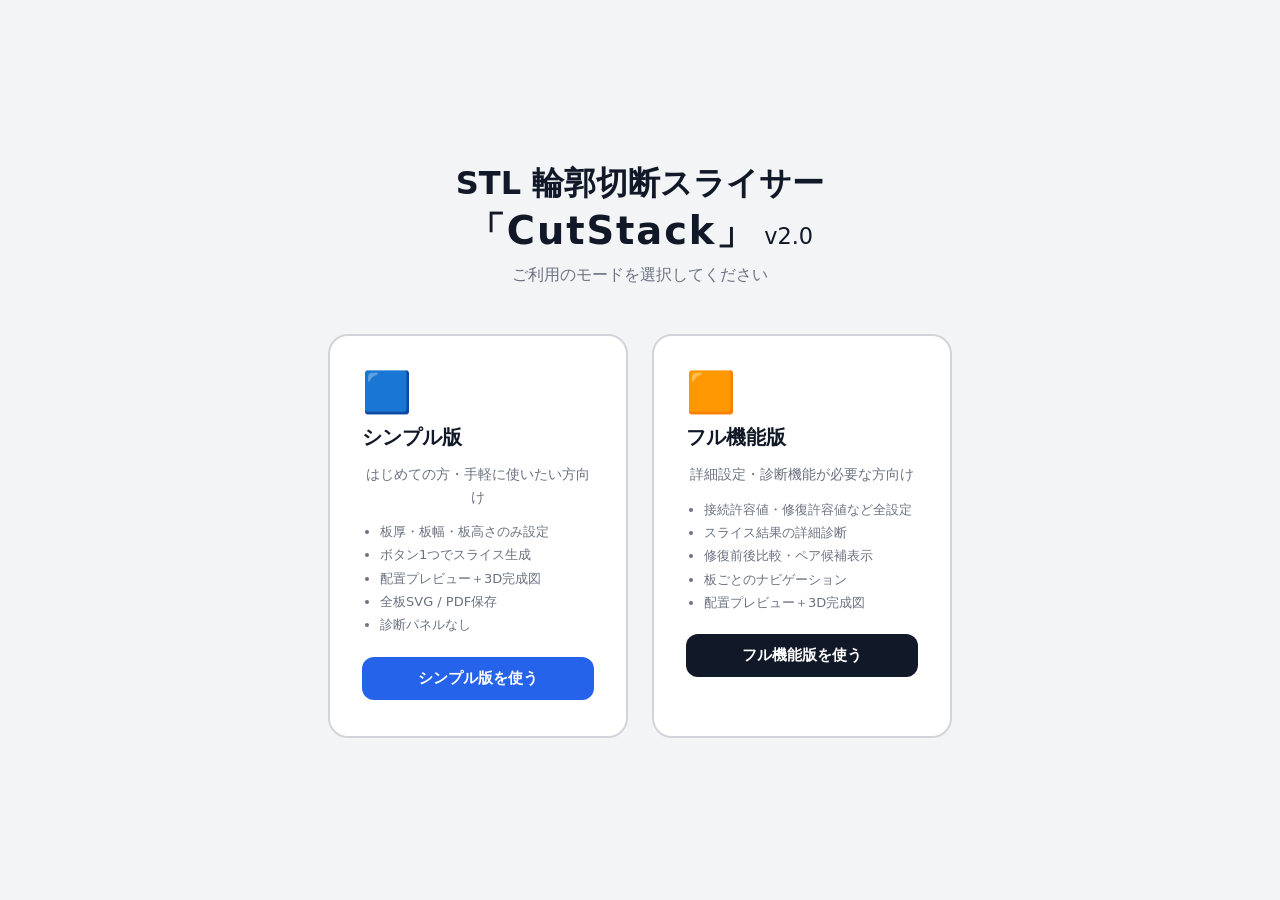
<file: index.html>
<!doctype html>
<!--
  STL 輪郭切断スライサー「CutStack」v2.0
  Copyright (c) 2026 Hiroyuki Muramatsu / Shinshu-u
  https://gijyutu.com/main/
  Released under the MIT License
-->
<html lang="ja">
<head>
  <meta charset="UTF-8" />
  <meta name="viewport" content="width=device-width, initial-scale=1.0" />
  <title>STL 輪郭切断スライサー「CutStack」v2.0</title>
  <link rel="stylesheet" href="styles.css" />
</head>
<body>
  <div class="mode-select-screen">
    <h1>STL 輪郭切断スライサー<br><span style="font-size:1.2em;letter-spacing:0.05em">「CutStack」</span><span style="font-size:0.7em;font-weight:400;margin-left:8px">v2.0</span></h1>
    <p>ご利用のモードを選択してください</p>
    <div class="mode-cards">

      <a href="simple.html" class="mode-card card-simple">
        <div class="card-icon">🟦</div>
        <h2>シンプル版</h2>
        <p>はじめての方・手軽に使いたい方向け</p>
        <ul>
          <li>板厚・板幅・板高さのみ設定</li>
          <li>ボタン1つでスライス生成</li>
          <li>配置プレビュー＋3D完成図</li>
          <li>全板SVG / PDF保存</li>
          <li>診断パネルなし</li>
        </ul>
        <div class="card-btn">シンプル版を使う</div>
      </a>

      <a href="full.html" class="mode-card card-full">
        <div class="card-icon">🟧</div>
        <h2>フル機能版</h2>
        <p>詳細設定・診断機能が必要な方向け</p>
        <ul>
          <li>接続許容値・修復許容値など全設定</li>
          <li>スライス結果の詳細診断</li>
          <li>修復前後比較・ペア候補表示</li>
          <li>板ごとのナビゲーション</li>
          <li>配置プレビュー＋3D完成図</li>
        </ul>
        <div class="card-btn">フル機能版を使う</div>
      </a>

    </div>
  </div>
</body>
</html>
</file>
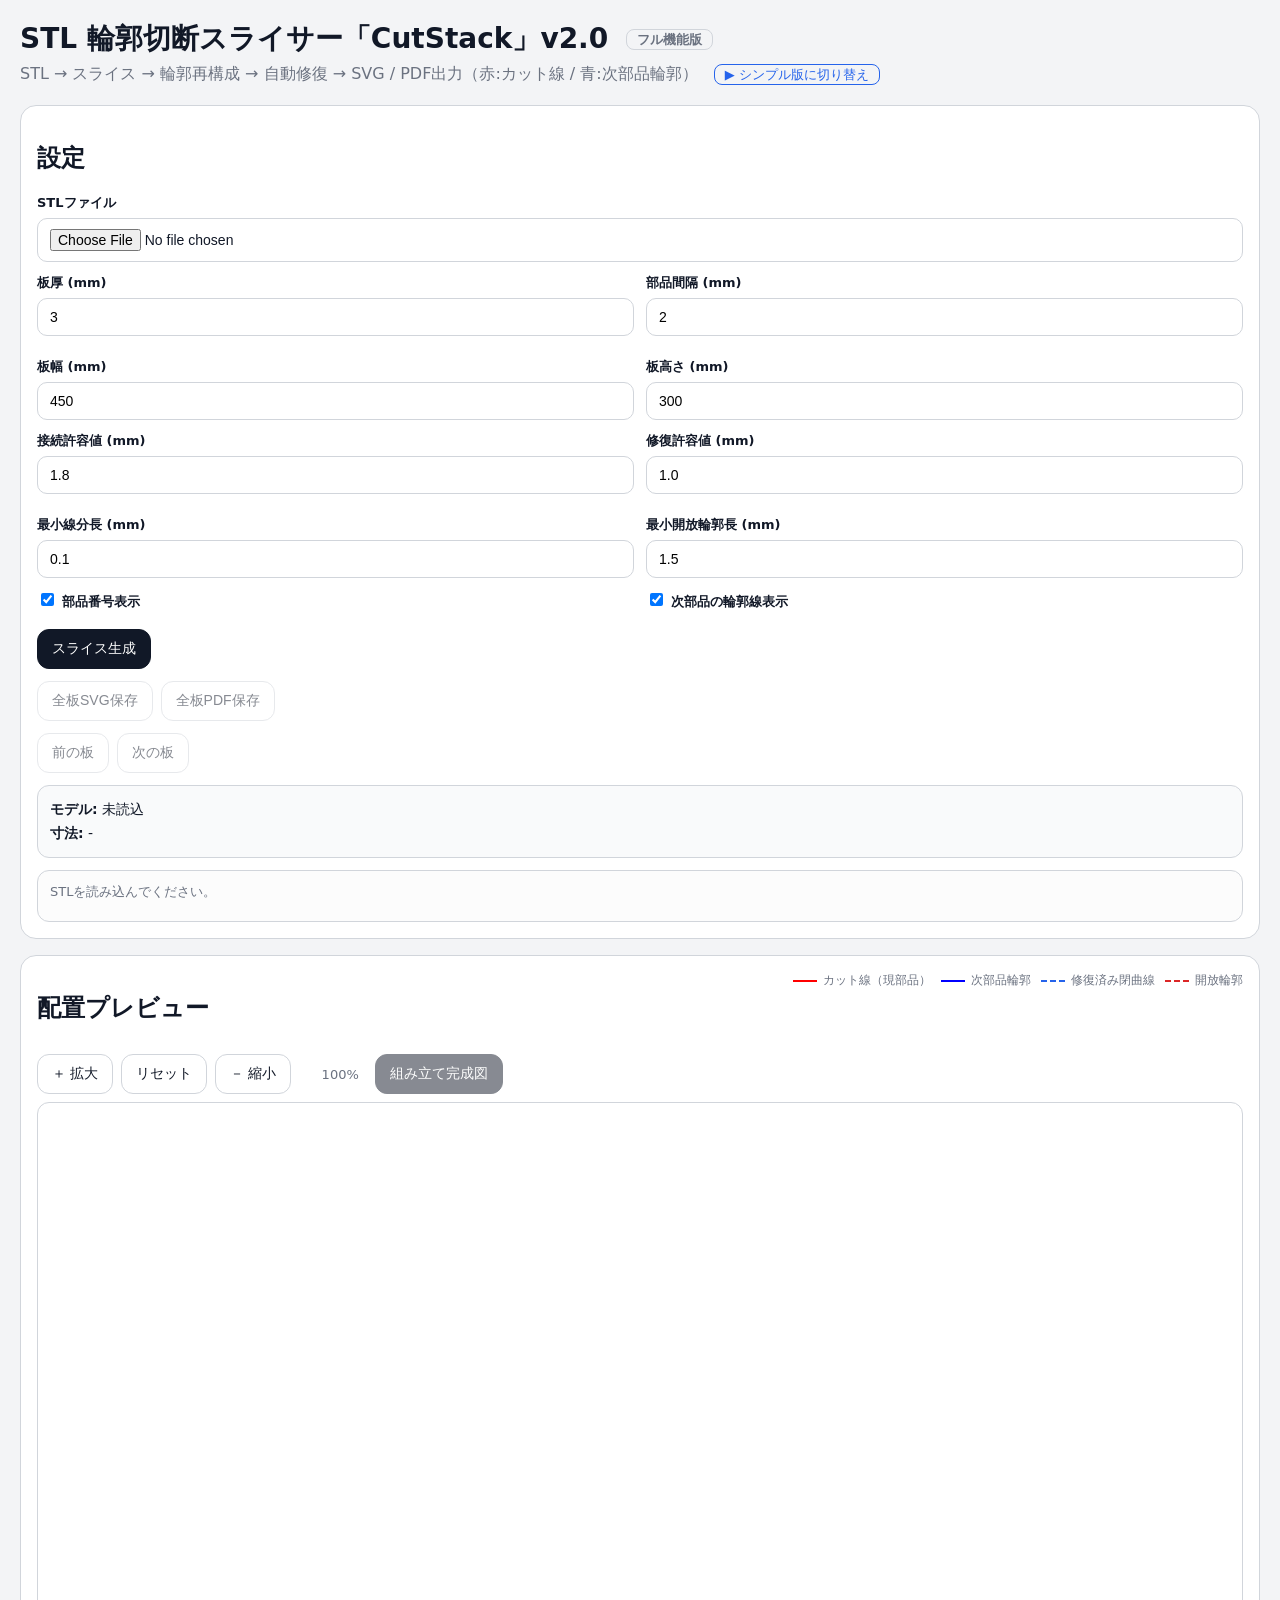
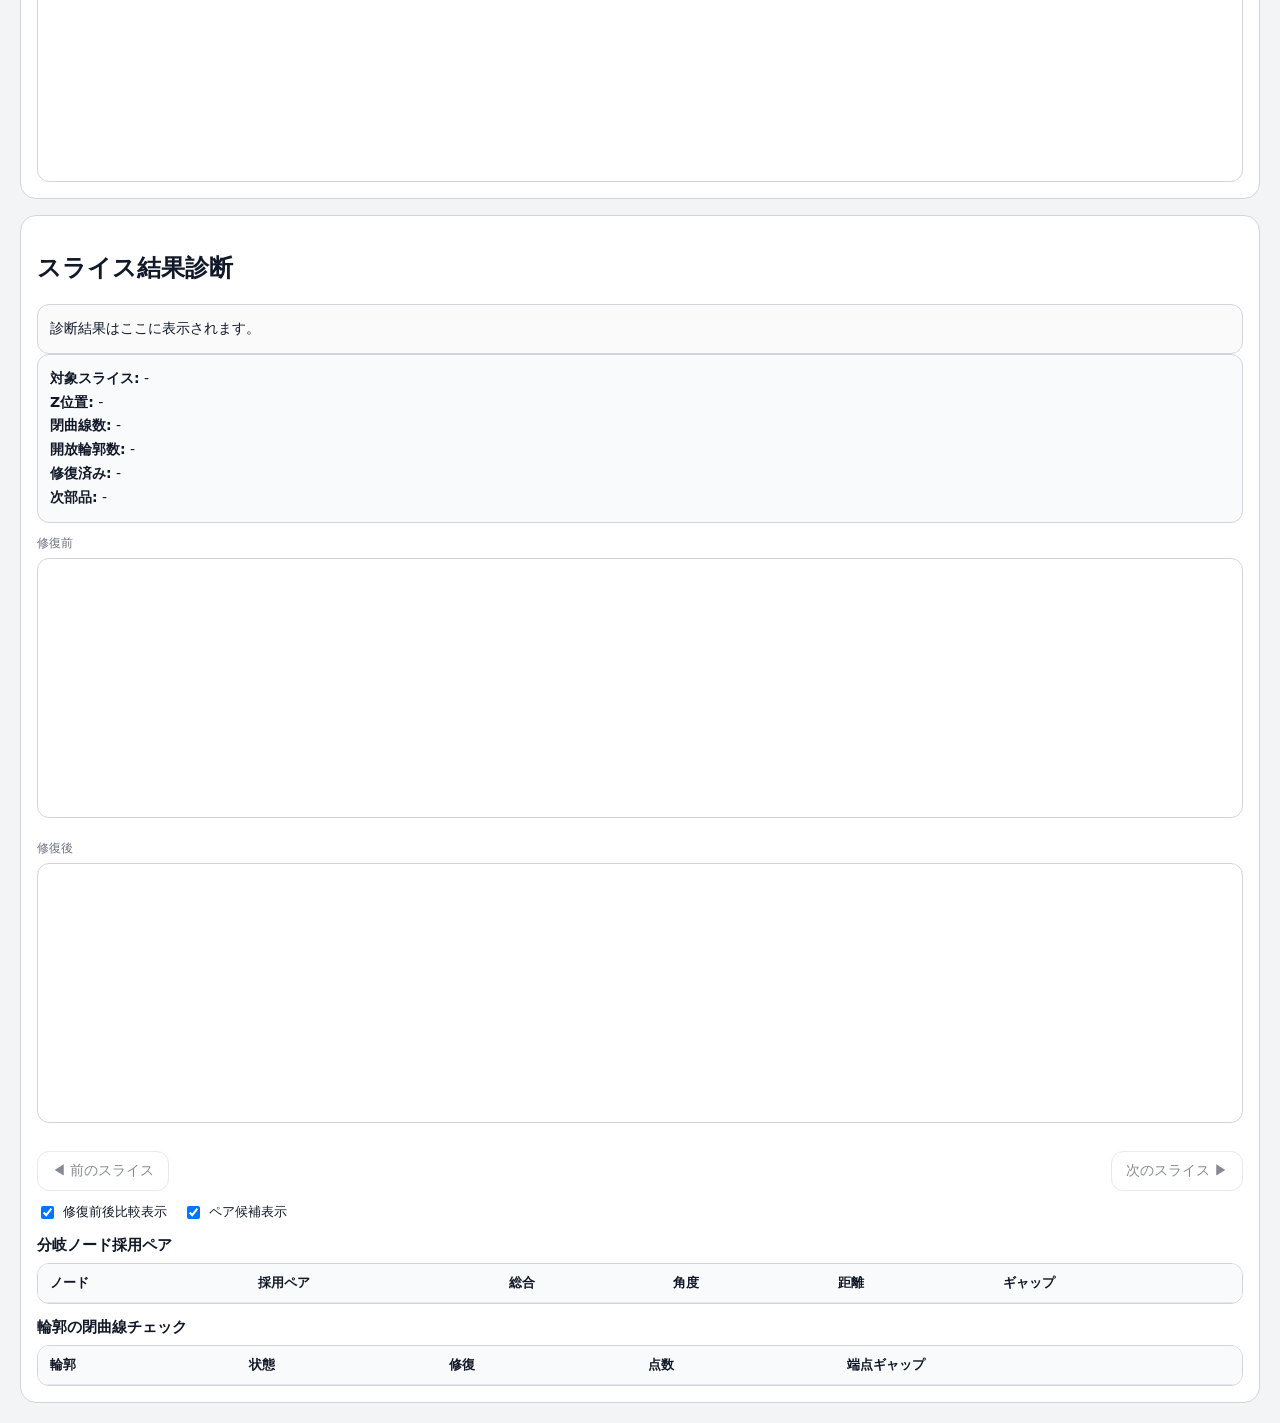
<file: full.html>
<!doctype html>
<!--
  STL 輪郭切断スライサー「CutStack」v2.0
  Copyright (c) 2026 Hiroyuki Muramatsu / Shinshu-u
  https://gijyutu.com/main/
  Released under the MIT License
-->
<html lang="ja">
<head>
  <meta charset="UTF-8" />
  <meta name="viewport" content="width=device-width, initial-scale=1.0" />
  <title>STL 輪郭切断スライサー「CutStack」v2.0</title>
  <link rel="stylesheet" href="styles.css" />
</head>
<body>
  <div class="app">
    <header class="header">
      <h1>STL 輪郭切断スライサー「CutStack」v2.0 <span class="mode-badge">フル機能版</span></h1>
      <p>STL → スライス → 輪郭再構成 → 自動修復 → SVG / PDF出力（赤:カット線 / 青:次部品輪郭）<a href="index.html" class="mode-switch-link">▶ シンプル版に切り替え</a></p>
    </header>

    <main class="layout">
      <aside class="panel controls">
        <h2>設定</h2>

        <div class="field">
          <label for="fileInput">STLファイル</label>
          <input id="fileInput" type="file" accept=".stl" />
        </div>

        <div class="field-grid">
          <div class="field"><label for="thicknessInput">板厚 (mm)</label><input id="thicknessInput" type="number" value="3" step="0.1" min="0.1" /></div>
          <div class="field"><label for="marginInput">部品間隔 (mm)</label><input id="marginInput" type="number" value="2" step="0.1" min="0" /></div>
          <div class="field"><label for="sheetWidthInput">板幅 (mm)</label><input id="sheetWidthInput" type="number" value="450" step="1" min="1" /></div>
          <div class="field"><label for="sheetHeightInput">板高さ (mm)</label><input id="sheetHeightInput" type="number" value="300" step="1" min="1" /></div>
        </div>

        <div class="field-grid">
          <div class="field"><label for="joinTolInput">接続許容値 (mm)</label><input id="joinTolInput" type="number" value="1.8" step="0.05" min="0.01" /></div>
          <div class="field"><label for="repairTolInput">修復許容値 (mm)</label><input id="repairTolInput" type="number" value="1.0" step="0.05" min="0" /></div>
          <div class="field"><label for="minSegLenInput">最小線分長 (mm)</label><input id="minSegLenInput" type="number" value="0.1" step="0.05" min="0" /></div>
          <div class="field"><label for="minOpenLenInput">最小開放輪郭長 (mm)</label><input id="minOpenLenInput" type="number" value="1.5" step="0.1" min="0" /></div>
        </div>

        <div class="field-grid">
          <div class="field"><label><input id="showLabelsToggle" type="checkbox" checked /> 部品番号表示</label></div>
          <div class="field"><label><input id="showNextOutlineToggle" type="checkbox" checked /> 次部品の輪郭線表示</label></div>
        </div>

        <div class="buttons">
          <button id="runButton">スライス生成</button>
        </div>

        <div class="buttons">
          <button id="saveAllButton" disabled>全板SVG保存</button>
          <button id="saveAllPdfButton" disabled>全板PDF保存</button>
        </div>

        <div class="buttons">
          <button id="prevSheetButton" disabled>前の板</button>
          <button id="nextSheetButton" disabled>次の板</button>
        </div>

        <div class="info-box">
          <div><strong>モデル:</strong> <span id="modelName">未読込</span></div>
          <div><strong>寸法:</strong> <span id="modelSize">-</span></div>
        </div>

        <div id="statusBox" class="status">STLを読み込んでください。</div>
      </aside>

      <section class="panel preview-panel">
        <div class="panel-header">
          <h2>配置プレビュー</h2>
          <div class="legend">
            <span class="legend-item"><span class="swatch swatch-red-solid"></span>カット線（現部品）</span>
            <span class="legend-item"><span class="swatch swatch-blue-solid"></span>次部品輪郭</span>
            <span class="legend-item"><span class="swatch swatch-blue-dash"></span>修復済み閉曲線</span>
            <span class="legend-item"><span class="swatch swatch-red-dash"></span>開放輪郭</span>
          </div>
        </div>
        <div class="zoom-controls">
          <button id="zoomInButton">＋ 拡大</button>
          <button id="zoomResetButton">リセット</button>
          <button id="zoomOutButton">－ 縮小</button>
          <span id="zoomLabel" class="zoom-label">100%</span>
          <button id="toggle3dButton" disabled class="btn-3d">組み立て完成図</button>
        </div>
        <div id="previewWrap" class="svg-wrap"></div>
        <div id="controls3d" style="display:none" class="zoom-controls">
          <button id="show3dLessButton">－ 部品を減らす</button>
          <span id="show3dLabel" class="zoom-label">全部品</span>
          <button id="show3dMoreButton">＋ 部品を増やす</button>
        </div>
        <canvas id="canvas3d" class="canvas3d" style="display:none"></canvas>
      </section>

      <section class="panel diagnostics-panel">
        <h2>スライス結果診断</h2>
        <div id="improvementBox" class="improvement-box">診断結果はここに表示されます。</div>

        <div class="info-box compact">
          <div><strong>対象スライス:</strong> <span id="sliceInfo">-</span></div>
          <div><strong>Z位置:</strong> <span id="sliceZ">-</span></div>
          <div><strong>閉曲線数:</strong> <span id="sliceClosed">-</span></div>
          <div><strong>開放輪郭数:</strong> <span id="sliceOpen">-</span></div>
          <div><strong>修復済み:</strong> <span id="sliceRepaired">-</span></div>
          <div><strong>次部品:</strong> <span id="sliceNextPart">-</span></div>
        </div>

        <div class="compare-panels">
          <div>
            <div class="compare-caption">修復前</div>
            <div id="diagnosticWrapBefore" class="svg-wrap small"></div>
          </div>
          <div>
            <div class="compare-caption">修復後</div>
            <div id="diagnosticWrap" class="svg-wrap small"></div>
          </div>
        </div>

        <div class="diag-controls">
          <div class="buttons slice-nav">
            <button id="prevSliceButton" disabled>◀ 前のスライス</button>
            <button id="nextSliceButton" disabled>次のスライス ▶</button>
          </div>
          <div class="diag-toggles">
            <label><input id="showCompareToggle" type="checkbox" checked /> 修復前後比較表示</label>
            <label><input id="showScoreToggle" type="checkbox" checked /> ペア候補表示</label>
          </div>
        </div>

        <h3 class="subhead">分岐ノード採用ペア</h3>
        <div class="table-wrap">
          <table>
            <thead>
              <tr>
                <th>ノード</th>
                <th>採用ペア</th>
                <th>総合</th>
                <th>角度</th>
                <th>距離</th>
                <th>ギャップ</th>
              </tr>
            </thead>
            <tbody id="scoreTableBody"></tbody>
          </table>
        </div>

        <h3 class="subhead">輪郭の閉曲線チェック</h3>
        <div class="table-wrap">
          <table>
            <thead>
              <tr>
                <th>輪郭</th>
                <th>状態</th>
                <th>修復</th>
                <th>点数</th>
                <th>端点ギャップ</th>
              </tr>
            </thead>
            <tbody id="diagnosticTableBody"></tbody>
          </table>
        </div>
      </section>
    </main>
  </div>

  <script src="app.js"></script>
</body>
</html>
</file>
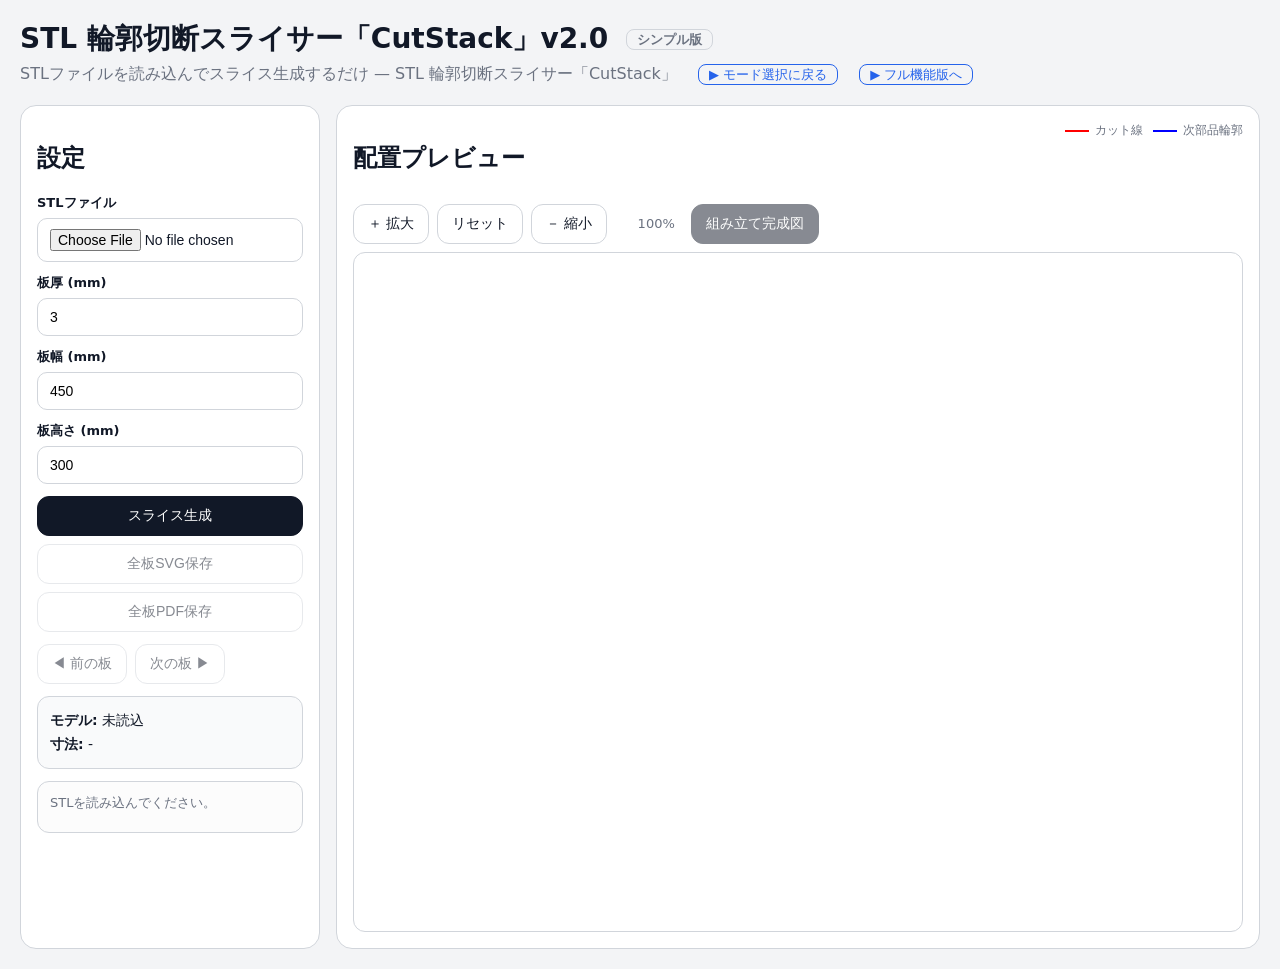
<file: simple.html>
<!doctype html>
<!--
  STL 輪郭切断スライサー「CutStack」v2.0
  Copyright (c) 2026 Hiroyuki Muramatsu / Shinshu-u
  https://gijyutu.com/main/
  Released under the MIT License
-->
<html lang="ja">
<head>
  <meta charset="UTF-8" />
  <meta name="viewport" content="width=device-width, initial-scale=1.0" />
  <title>STL 輪郭切断スライサー「CutStack」v2.0 シンプル版</title>
  <link rel="stylesheet" href="styles.css" />
</head>
<body>
  <div class="app">
    <header class="header">
      <h1>STL 輪郭切断スライサー「CutStack」v2.0 <span class="mode-badge">シンプル版</span></h1>
      <p>STLファイルを読み込んでスライス生成するだけ — STL 輪郭切断スライサー「CutStack」
        <a href="index.html" class="mode-switch-link">▶ モード選択に戻る</a>
        <a href="full.html" class="mode-switch-link">▶ フル機能版へ</a>
      </p>
    </header>

    <main class="layout-simple">

      <!-- 左カラム：設定 -->
      <aside class="panel">
        <h2>設定</h2>

        <div class="field">
          <label for="fileInput">STLファイル</label>
          <input id="fileInput" type="file" accept=".stl" />
        </div>

        <div class="field">
          <label for="thicknessInput">板厚 (mm)</label>
          <input id="thicknessInput" type="number" value="3" step="0.1" min="0.1" />
        </div>
        <div class="field">
          <label for="sheetWidthInput">板幅 (mm)</label>
          <input id="sheetWidthInput" type="number" value="450" step="1" min="1" />
        </div>
        <div class="field">
          <label for="sheetHeightInput">板高さ (mm)</label>
          <input id="sheetHeightInput" type="number" value="300" step="1" min="1" />
        </div>

        <div class="buttons" style="flex-direction:column;gap:8px">
          <button id="runButton">スライス生成</button>
          <button id="saveAllButton" disabled>全板SVG保存</button>
          <button id="saveAllPdfButton" disabled>全板PDF保存</button>
        </div>

        <div class="buttons">
          <button id="prevSheetButton" disabled>◀ 前の板</button>
          <button id="nextSheetButton" disabled>次の板 ▶</button>
        </div>

        <div class="info-box">
          <div><strong>モデル:</strong> <span id="modelName">未読込</span></div>
          <div><strong>寸法:</strong> <span id="modelSize">-</span></div>
        </div>

        <div id="statusBox" class="status">STLを読み込んでください。</div>

        <!-- app.jsが参照する非表示の固定値要素 -->
        <input id="marginInput"      type="hidden" value="2" />
        <input id="joinTolInput"     type="hidden" value="1.8" />
        <input id="repairTolInput"   type="hidden" value="1.0" />
        <input id="minSegLenInput"   type="hidden" value="0.1" />
        <input id="minOpenLenInput"  type="hidden" value="1.5" />

        <!-- チェックボックスのダミー（チェック済み状態に固定） -->
        <input id="showLabelsToggle"      type="checkbox" checked style="display:none" />
        <input id="showCompareToggle"     type="checkbox" checked style="display:none" />
        <input id="showNextOutlineToggle" type="checkbox" checked style="display:none" />
        <input id="showScoreToggle"       type="checkbox" checked style="display:none" />
        <div style="display:none">
          <div id="improvementBox"></div>
          <span id="sliceInfo"></span><span id="sliceZ"></span>
          <span id="sliceClosed"></span><span id="sliceOpen"></span>
          <span id="sliceRepaired"></span><span id="sliceNextPart"></span>
          <div id="diagnosticWrapBefore"></div>
          <div id="diagnosticWrap"></div>
          <button id="prevSliceButton"></button>
          <button id="nextSliceButton"></button>
          <table><tbody id="diagnosticTableBody"></tbody></table>
          <table><tbody id="scoreTableBody"></tbody></table>
        </div>
      </aside>

      <!-- 右カラム：プレビュー -->
      <section class="panel preview-panel">
        <div class="panel-header">
          <h2>配置プレビュー</h2>
          <div class="legend">
            <span class="legend-item"><span class="swatch swatch-red-solid"></span>カット線</span>
            <span class="legend-item"><span class="swatch swatch-blue-solid"></span>次部品輪郭</span>
          </div>
        </div>
        <div class="zoom-controls">
          <button id="zoomInButton">＋ 拡大</button>
          <button id="zoomResetButton">リセット</button>
          <button id="zoomOutButton">－ 縮小</button>
          <span id="zoomLabel" class="zoom-label">100%</span>
          <button id="toggle3dButton" disabled class="btn-3d">組み立て完成図</button>
        </div>
        <div id="previewWrap" class="svg-wrap"></div>
        <div id="controls3d" style="display:none" class="zoom-controls">
          <button id="show3dLessButton">－ 部品を減らす</button>
          <span id="show3dLabel" class="zoom-label">全部品</span>
          <button id="show3dMoreButton">＋ 部品を増やす</button>
        </div>
        <canvas id="canvas3d" class="canvas3d" style="display:none"></canvas>
      </section>

    </main>
  </div>

  <script src="app.js"></script>
</body>
</html>
</file>
<file: styles.css>
/*
 * STL 輪郭切断スライサー「CutStack」v2.0
 * Copyright (c) 2026 Hiroyuki Muramatsu / Shinshu-u
 * https://gijyutu.com/main/
 * Released under the MIT License
 */
:root{
  --bg:#f3f4f6; --panel:#fff; --border:#d1d5db; --text:#111827; --muted:#6b7280;
  --accent:#111827; --blue:#2563eb; --red:#dc2626; --green:#059669; --orange:#ea580c;
}
*{box-sizing:border-box}
body{margin:0;font-family:system-ui,-apple-system,BlinkMacSystemFont,"Segoe UI",sans-serif;color:var(--text);background:var(--bg)}
.app{max-width:1800px;margin:0 auto;padding:20px}
.header{margin-bottom:20px}
.header h1{margin:0 0 6px;font-size:28px}
.header p{margin:0;color:var(--muted)}
.layout{display:grid;grid-template-columns:360px 1fr 520px;gap:16px}
.panel{background:var(--panel);border:1px solid var(--border);border-radius:16px;padding:16px;min-width:0}
.field{margin-bottom:12px}
.field label{display:block;font-size:13px;margin-bottom:6px;font-weight:600}
.field input[type="number"], .field input[type="file"]{width:100%;padding:10px 12px;border:1px solid var(--border);border-radius:10px;font-size:14px}
.field-grid{display:grid;grid-template-columns:1fr 1fr;gap:10px 12px}
.buttons{display:flex;flex-wrap:wrap;gap:8px;margin-bottom:12px}
button{border:1px solid var(--border);background:#fff;color:var(--text);border-radius:12px;padding:10px 14px;cursor:pointer;font-size:14px}
button:hover{background:#f9fafb}
button:disabled{opacity:.5;cursor:not-allowed}
#runButton{background:var(--accent);color:#fff;border-color:var(--accent)}
.info-box{border:1px solid var(--border);border-radius:12px;background:#f9fafb;padding:12px;font-size:14px;line-height:1.7;margin-bottom:12px}
.status{min-height:52px;white-space:pre-wrap;font-size:13px;color:var(--muted);border:1px solid var(--border);border-radius:12px;padding:12px;background:#fcfcfc}
.panel-header{display:flex;justify-content:space-between;gap:12px;align-items:flex-start;margin-bottom:10px}
.legend{display:flex;flex-wrap:wrap;gap:10px;justify-content:flex-end}
.legend-item{font-size:12px;color:var(--muted);display:inline-flex;align-items:center;gap:6px}
.swatch{width:24px;height:0;border-top-width:2px;border-top-style:solid}
.swatch-black{border-color:#000}
.swatch-red-solid{border-color:rgb(255,0,0)}
.swatch-blue-solid{border-color:rgb(0,0,255)}
.swatch-blue-dash{border-color:var(--blue);border-top-style:dashed}
.swatch-red-dash{border-color:var(--red);border-top-style:dashed}
.dot{width:8px;height:8px;border-radius:50%;display:inline-block}
.dot-orange{background:var(--orange)}
.svg-wrap{border:1px solid var(--border);border-radius:12px;background:#fff;height:680px;overflow:hidden;position:relative;cursor:grab}
.svg-wrap.grabbing{cursor:grabbing}
.svg-wrap.small{height:auto;min-height:260px;margin-top:6px;margin-bottom:12px;overflow:auto;cursor:default}
.svg-wrap>svg{display:block;width:100%;height:100%;position:absolute;top:0;left:0}
.svg-wrap.small>svg{position:static;max-width:100%;height:auto}
.zoom-controls{display:flex;align-items:center;gap:8px;margin-bottom:8px}
.zoom-label{font-size:13px;color:var(--muted);min-width:60px;text-align:right}
.improvement-box{border:1px solid var(--border);border-radius:12px;padding:12px;background:#fafafa;font-size:14px;line-height:1.7}
.improvement-box.critical{background:#fef2f2;border-color:#fecaca}
.improvement-box.good{background:#ecfdf5;border-color:#a7f3d0}
.subhead{font-size:15px;margin:14px 0 8px}
.table-wrap{border:1px solid var(--border);border-radius:12px;overflow:auto}
table{width:100%;border-collapse:collapse;font-size:13px}
thead{background:#f9fafb}
th,td{text-align:left;border-bottom:1px solid #e5e7eb;padding:10px 12px}
tbody tr:last-child td{border-bottom:0}
.state-closed{color:var(--green);font-weight:700}
.state-open{color:var(--red);font-weight:700}
.compare-panels{display:grid;grid-template-columns:1fr 1fr;gap:10px}
.compare-caption{font-size:12px;color:var(--muted);margin-bottom:4px}
.badge-worst{color:var(--orange);font-weight:700}
.slice-nav{justify-content:space-between;margin-top:8px;margin-bottom:4px}
@media (max-width:1420px){
  .layout{grid-template-columns:1fr}
  .svg-wrap{min-height:520px}
  .compare-panels{grid-template-columns:1fr}
}
.diag-controls{display:flex;flex-direction:column;gap:8px;margin-top:8px}
.diag-toggles{display:flex;gap:16px;font-size:13px;flex-wrap:wrap}
.diag-toggles label{display:flex;align-items:center;gap:6px;cursor:pointer}
.btn-3d{background:var(--accent);color:#fff;border-color:var(--accent);margin-left:8px}
.btn-3d:hover{background:#374151}
.btn-3d.active{background:#2563eb;border-color:#2563eb}
.canvas3d{border:1px solid var(--border);border-radius:12px;background:#1a1a2e;width:100%;height:680px;display:block;cursor:grab}
.canvas3d.grabbing{cursor:grabbing}

/* ---- モード選択画面 ---- */
.mode-select-screen{min-height:100vh;display:flex;flex-direction:column;align-items:center;justify-content:center;background:var(--bg);padding:40px 20px}
.mode-select-screen h1{font-size:32px;margin:0 0 8px;text-align:center}
.mode-select-screen p{color:var(--muted);margin:0 0 48px;text-align:center;font-size:16px}
.mode-cards{display:flex;gap:24px;flex-wrap:wrap;justify-content:center}
.mode-card{background:var(--panel);border:2px solid var(--border);border-radius:20px;padding:36px 32px;width:300px;cursor:pointer;transition:border-color .15s,box-shadow .15s;text-decoration:none;color:var(--text);display:flex;flex-direction:column;gap:12px}
.mode-card:hover{border-color:var(--accent);box-shadow:0 4px 20px rgba(0,0,0,.1)}
.mode-card.card-simple:hover{border-color:var(--blue)}
.mode-card h2{margin:0;font-size:20px}
.mode-card .card-icon{font-size:40px;line-height:1}
.mode-card p{margin:0;color:var(--muted);font-size:14px;line-height:1.6}
.mode-card ul{margin:0;padding-left:18px;color:var(--muted);font-size:13px;line-height:1.8}
.mode-card .card-btn{margin-top:8px;background:var(--accent);color:#fff;border:none;border-radius:12px;padding:12px;font-size:15px;cursor:pointer;font-weight:600;text-align:center}
.mode-card.card-simple .card-btn{background:var(--blue)}
/* ---- モードバッジ・切り替えリンク ---- */
.mode-badge{font-size:13px;font-weight:600;background:#f3f4f6;color:var(--muted);border:1px solid var(--border);border-radius:8px;padding:2px 10px;vertical-align:middle;margin-left:8px}
.mode-switch-link{font-size:13px;color:var(--blue);text-decoration:none;margin-left:16px;border:1px solid var(--blue);border-radius:8px;padding:2px 10px}
.mode-switch-link:hover{background:var(--blue);color:#fff}
/* ---- シンプル版レイアウト ---- */
.layout-simple{display:grid;grid-template-columns:300px 1fr;gap:16px}
.simple-controls{display:flex;flex-direction:column;gap:12px}
</file>
